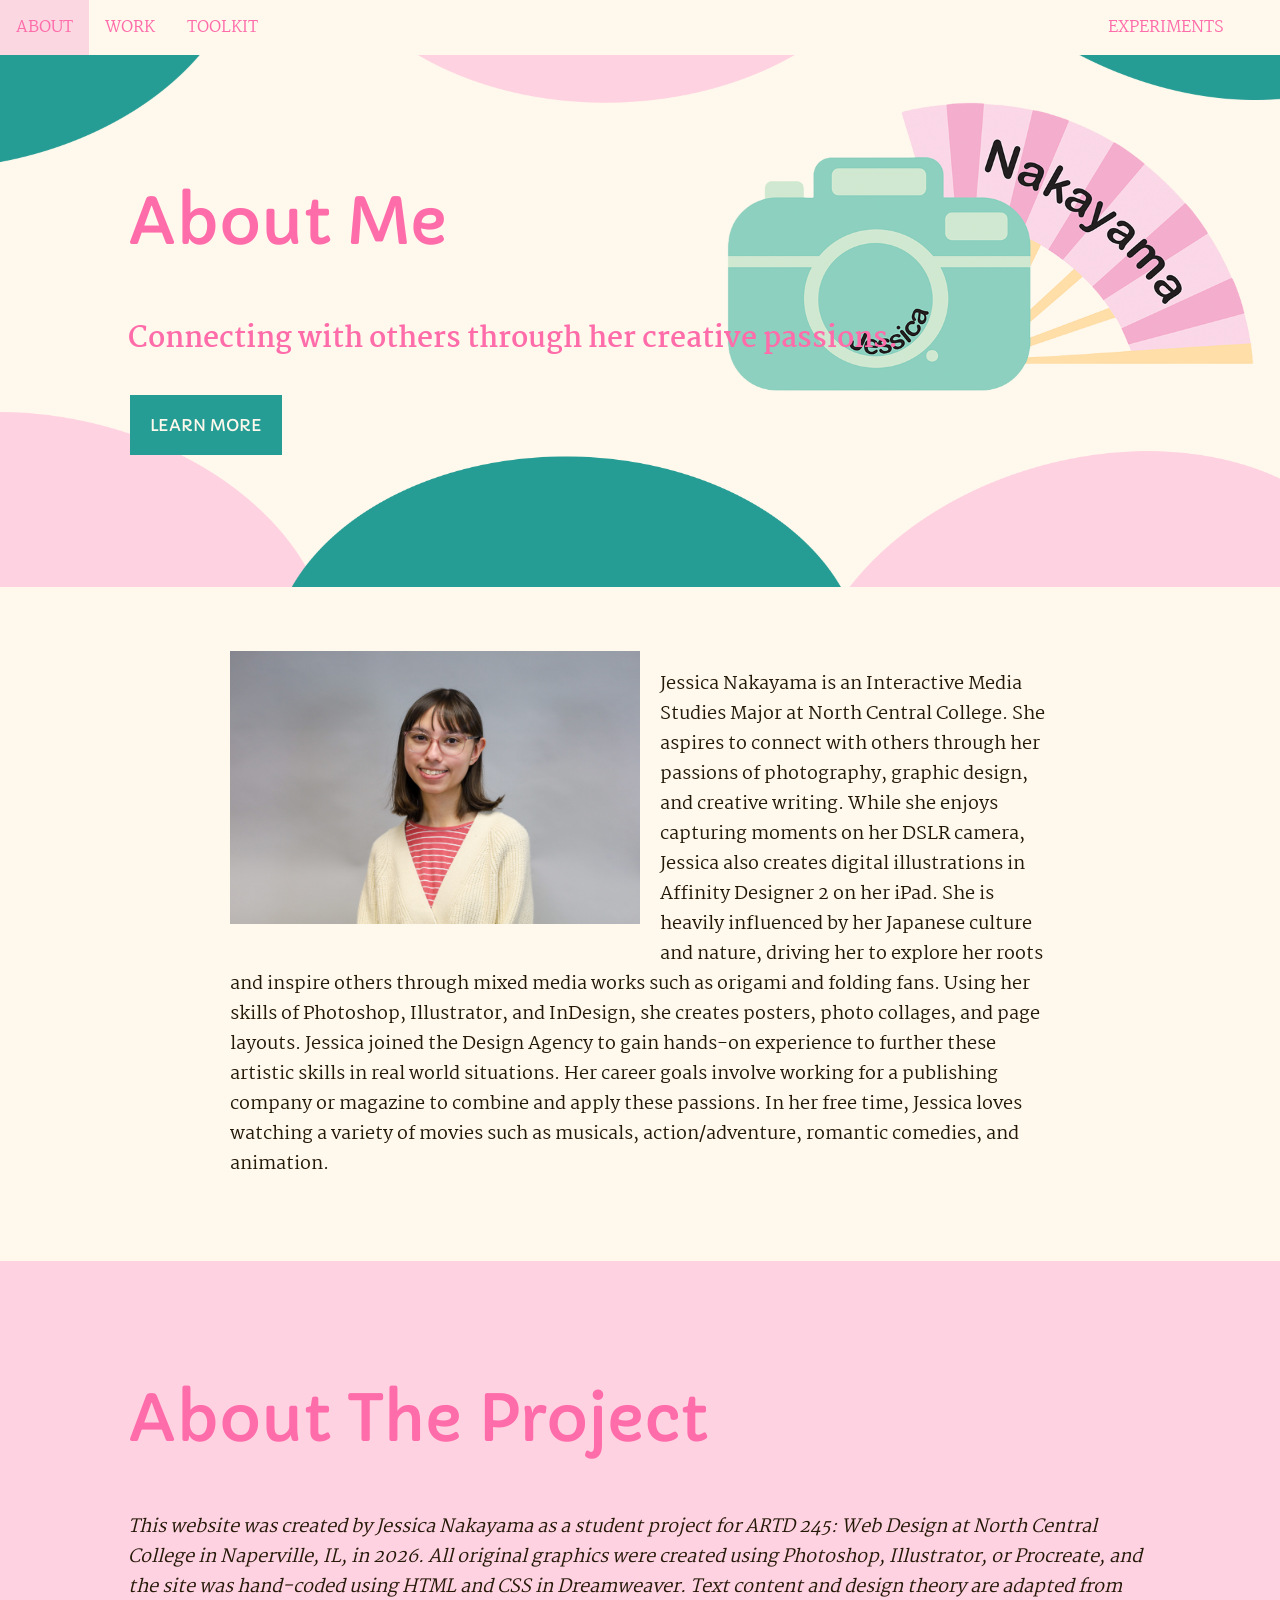
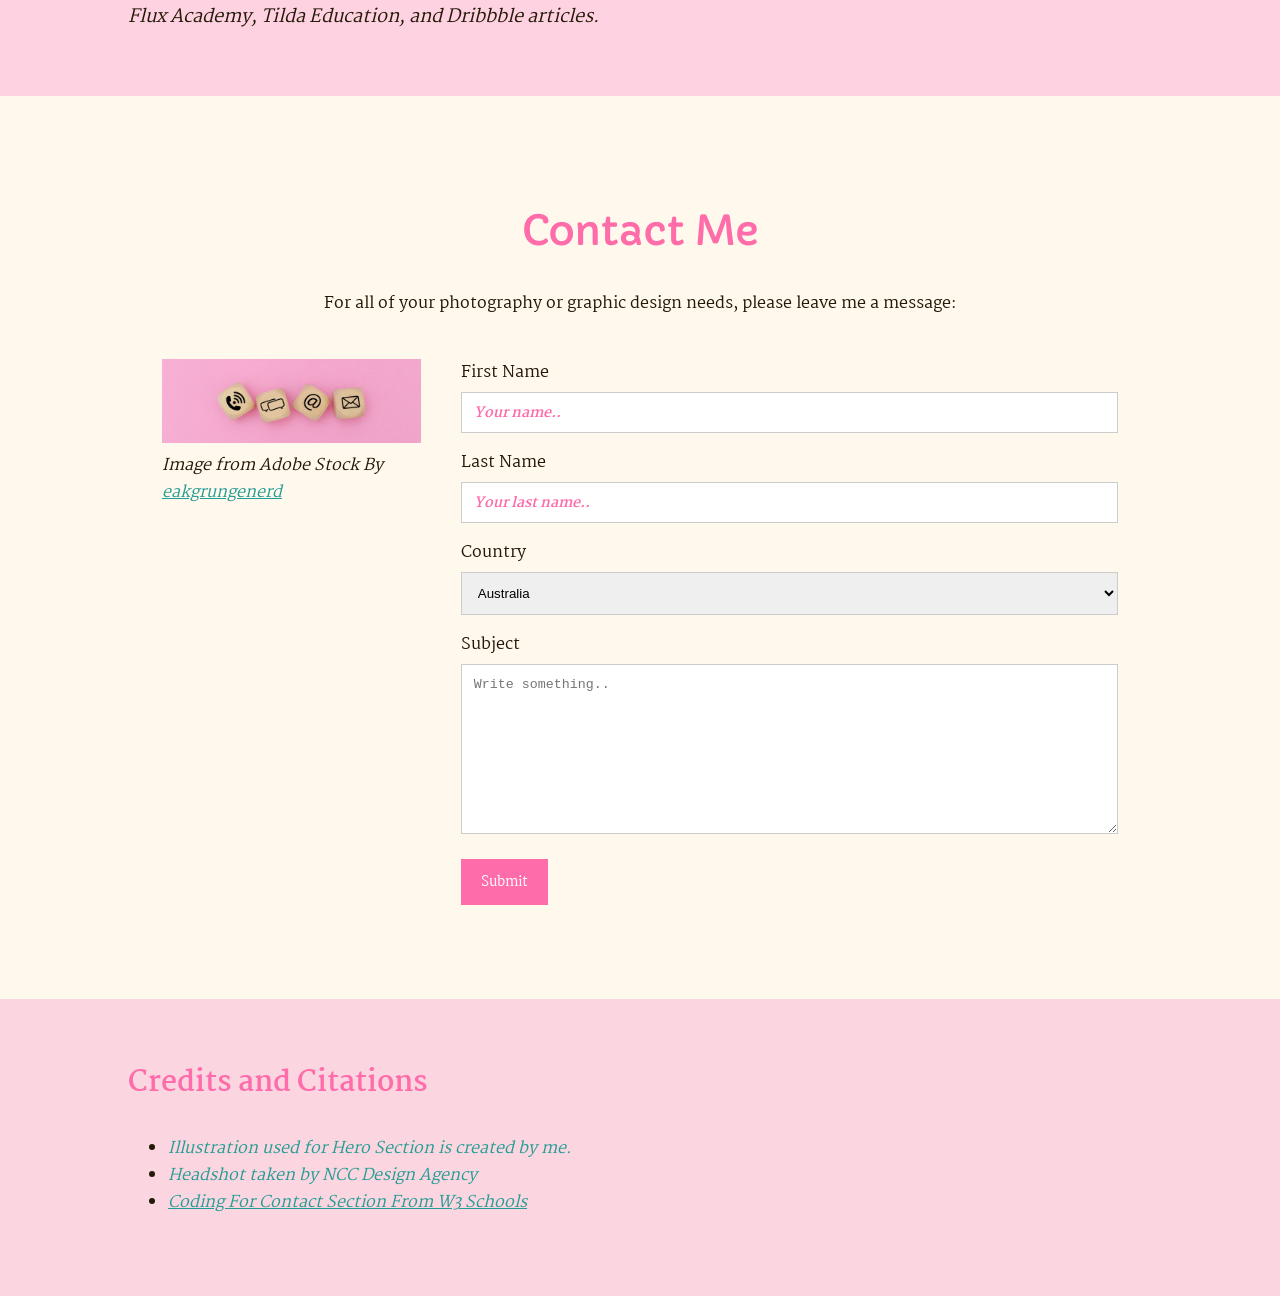
<file: index.html>
<!doctype html>
<html>
<head>
<meta charset="UTF-8">
<title>Biography</title>
	<link href="style.css" rel="stylesheet" type="text/css">
<link rel="preconnect" href="https://fonts.googleapis.com">
<link rel="preconnect" href="https://fonts.gstatic.com" crossorigin>
<link href="https://fonts.googleapis.com/css2?family=Capriola&display=swap" rel="stylesheet">
<link href="https://fonts.googleapis.com/css2?family=Martel:wght@200;300;400;600;700;800;900&display=swap" rel="stylesheet">
	
</head>

	<body>
			
			
<nav>
		<ul class="topnav">
	  <li><a class="active" href="index.html">ABOUT</a></li>
	  <li><a href="work.html">WORK</a></li>
	  <li><a href="toolkit.html">TOOLKIT</a></li>
	  <li class="right"><a href="experiments.html">EXPERIMENTS</a></li>
</ul>
	</nav>
		
	<section class="heroABOUT">
	<h1>About Me</h1>
	<h3> Connecting with others through her creative passions.</h3>
		<a href="https://www.linkedin.com/in/jessica-nakayama-02625b407" target="_blank">
		<button class="button">LEARN MORE</button>
		</a>
	</section>
		
	<section class="sectionAbout" style="background-color: #FFF9ED">
		<article style="overflow: auto">	
		<img class="leftImage" src="img/JessicaNakayama.jpg" width="50%" alt="Headshot of Jessica Nakayama"/>

			<p style="font-size: 18px">Jessica Nakayama is an Interactive Media Studies Major at North Central College. She aspires to connect with others through her passions of photography, graphic design, and creative writing. While she enjoys capturing moments on her DSLR camera, Jessica also creates digital illustrations in Affinity Designer 2 on her iPad. She is heavily influenced by her Japanese culture and nature, driving her to explore her roots and inspire others through mixed media works such as origami and folding fans. Using her skills of Photoshop, Illustrator, and InDesign, she creates posters, photo collages, and page layouts. Jessica joined the Design Agency to gain hands-on experience to further these artistic skills in real world situations. Her career goals involve working for a publishing company or magazine to combine and apply these passions. In her free time, Jessica loves watching a variety of movies such as musicals, action/adventure, romantic comedies, and animation.</p>
		</article>
		</section>
	
	<section class="sectionAbout" style="background-color: #FFD2E2; clear: both">
	<h1>About The Project</h1>
		<cite style="font-size: 18px">This website was created by Jessica Nakayama as a student project for ARTD 245: Web Design at North Central College in Naperville, IL, in 2026. All original graphics were created using Photoshop, Illustrator, or Procreate, and the site was hand-coded using HTML and CSS in Dreamweaver. Text content and design theory are adapted from Flux Academy, Tilda Education, and Dribbble articles.</cite>
	</section>
	
<section class="sectionAbout" style="background-color: #FFF9ED">
	<div class="container">
  <div style="text-align:center">
    <h2>Contact Me</h2>
    <p>For all of your photography or graphic design needs, please leave me a  message:</p>
  </div>
  <div class="row">
    <div class="columnLeft">
      <img src="img/ContactImage.jpeg" style="width:100%" alt="Contact Image"/>
		<cite>Image from Adobe Stock By <a href="">eakgrungenerd</a></cite>
    </div>
    <div class="columnRight">
      <form action="/index.html">
        <label for="fname">First Name</label>
        <input type="text" id="fname" name="firstname" placeholder="Your name..">
        <label for="lname">Last Name</label>
        <input type="text" id="lname" name="lastname" placeholder="Your last name..">
        <label for="country">Country</label>
        <select id="country" name="country">
          <option value="australia">Australia</option>
          <option value="canada">Canada</option>
          <option value="usa">USA</option>
        </select>
        <label for="subject">Subject</label>
        <textarea id="subject" name="subject" placeholder="Write something.." style="height:170px"></textarea>
        <input type="submit" value="Submit">
      </form>
    </div>
  </div>
</div>			
</section>
		
		<!--Referenced articles-->
	<footer style="background-color: #FBD6E1"> 
		<h3>Credits and Citations</h3>
		<ul>
			<li><cite><a>Illustration used for Hero Section is created by me.</a></cite></li>
			<li><cite><a>Headshot taken by NCC Design Agency</a></cite></li>
			<li><cite><a href="https://www.w3schools.com/howto/howto_css_contact_section.asp" target="_blank">Coding For Contact Section From W3 Schools</a></cite></li>
				
		</ul>
		</footer>
		
</body>
</html>
</file>
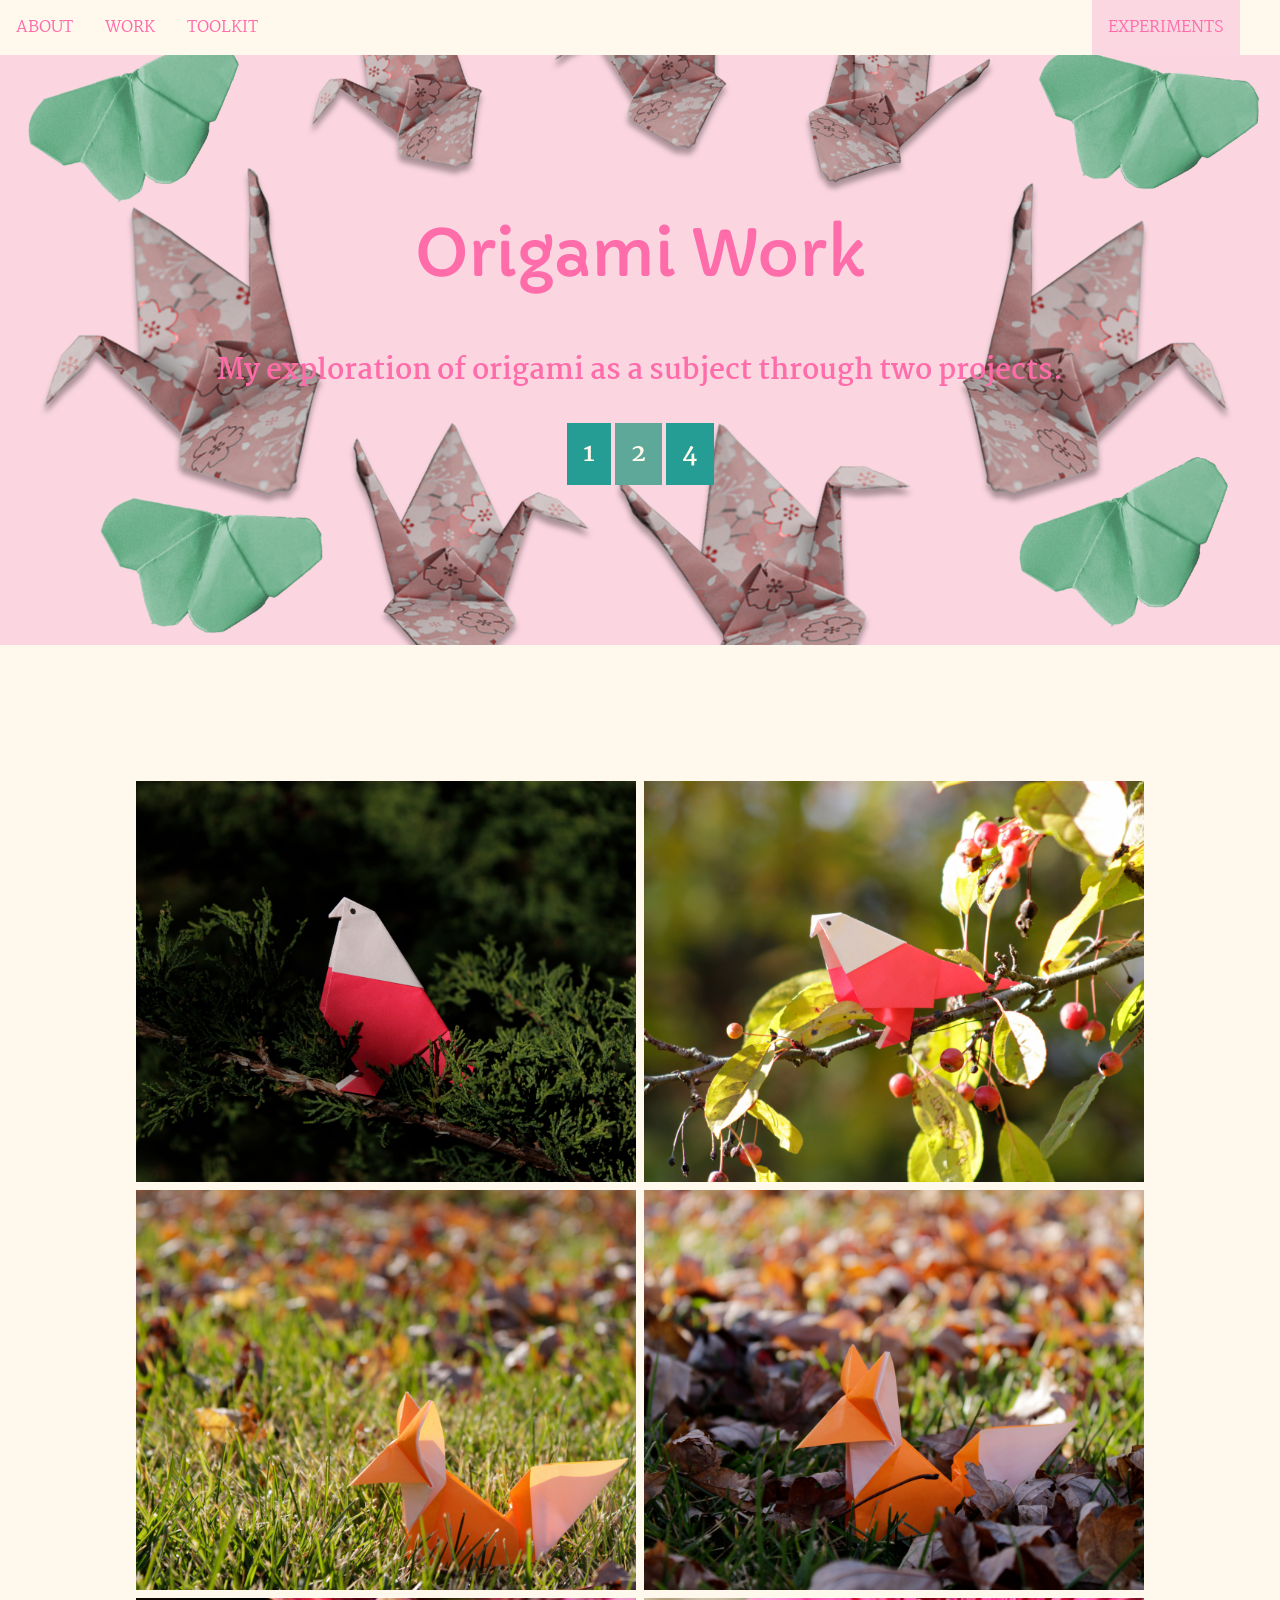
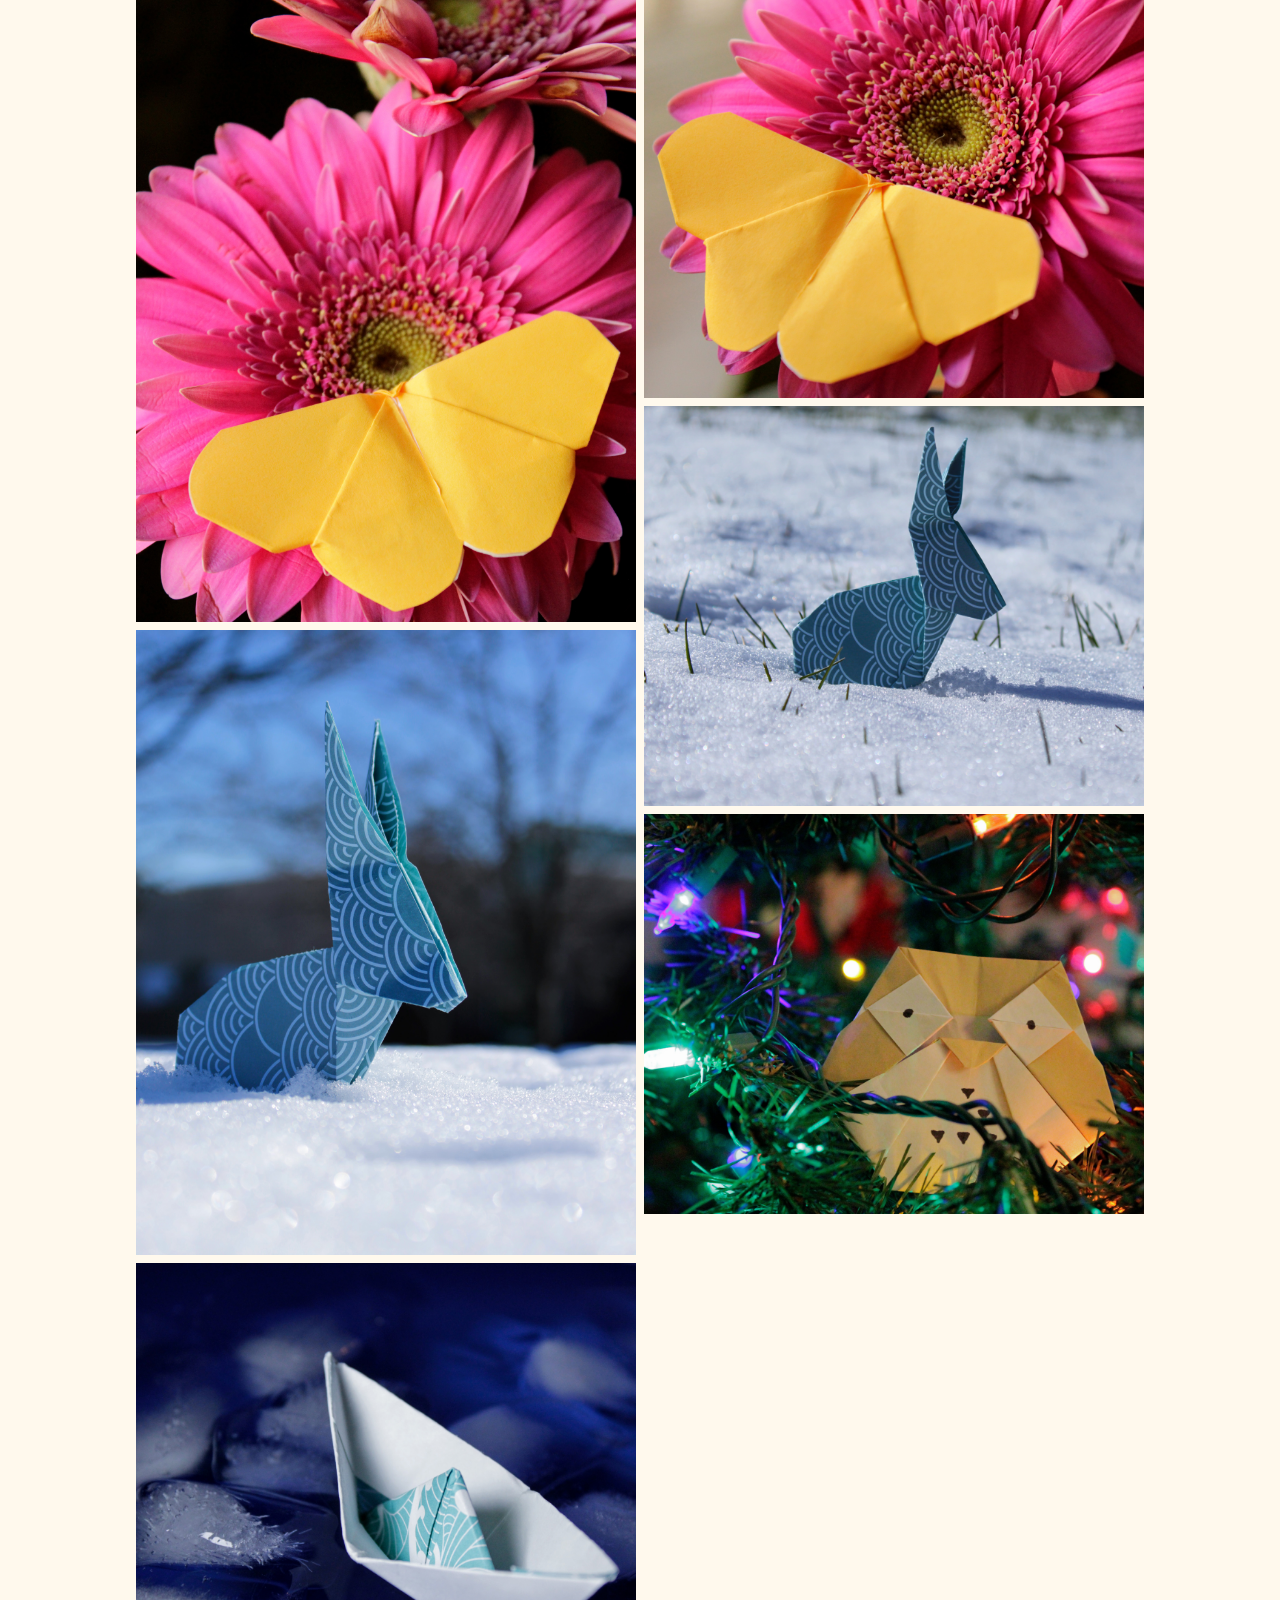
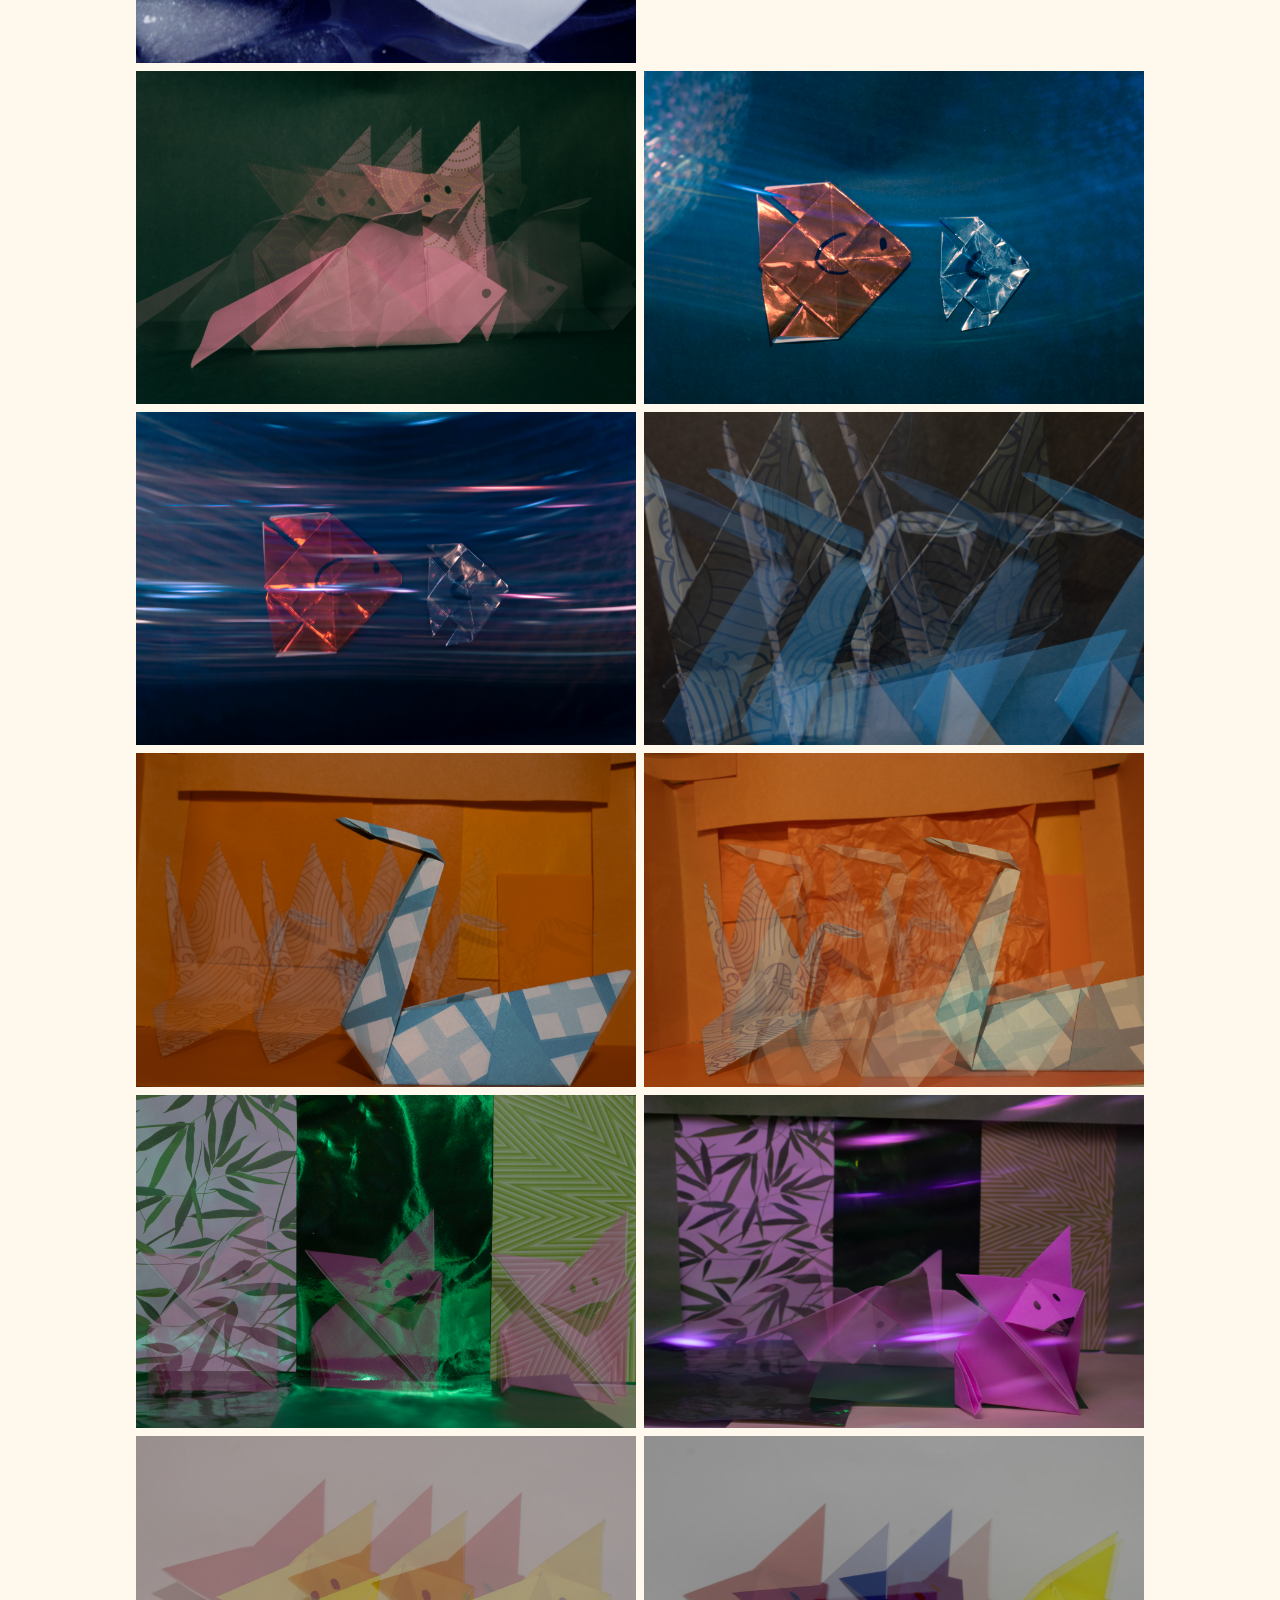
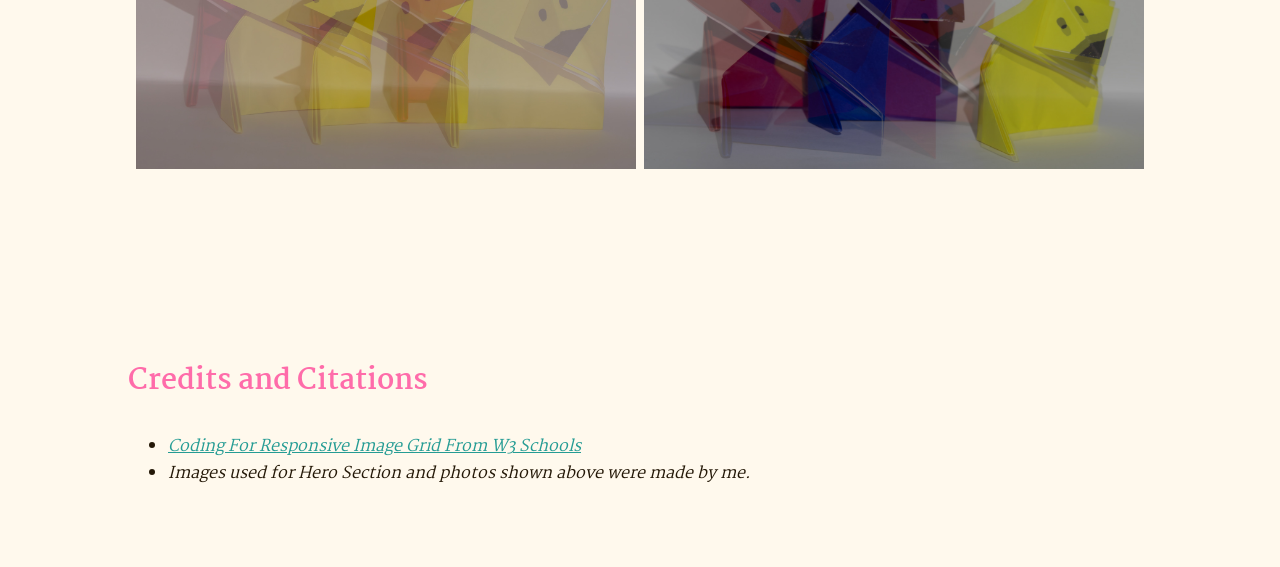
<file: experiments.html>
<!doctype html>
<html>
<head>
<meta charset="UTF-8">
<title>experiments</title>
	<link href="style.css" rel="stylesheet" type="text/css">
<link rel="preconnect" href="https://fonts.googleapis.com">
<link rel="preconnect" href="https://fonts.gstatic.com" crossorigin>
<link href="https://fonts.googleapis.com/css2?family=Capriola&display=swap" rel="stylesheet">
<link href="https://fonts.googleapis.com/css2?family=Martel:wght@200;300;400;600;700;800;900&display=swap" rel="stylesheet">
</head>


	<nav>
		<ul class="topnav">
	  <li><a href="index.html">ABOUT</a></li>
	  <li><a href="work.html">WORK</a></li>
	  <li><a href="toolkit.html">TOOLKIT</a></li>
	  <li class="right"><a class="active" href="experiments.html">EXPERIMENTS</a></li>
</ul>
	</nav>
<body>
	<!--Hero Section-->
	<section class="heroEXPERIMENTS">
		<div class="header" id="myHeader">
	<h1>Origami Work</h1>
  <h3>My exploration of origami as a subject through two projects.</h3>
  <button class="btn" onclick="one()">1</button>
  <button class="btn active" onclick="two()">2</button>
  <button class="btn" onclick="four()">4</button>
</div>
	</section>

<!-- Photo Grid -->
	<section style="background-color: #FFF9ED">
<div class="row"> 
  <div class="column">
    <img src="img/RedOrigamiBird-Web.jpg" alt="Red origami bird sitting on a branch" style="width:100%">
    <img src="img/OrangeOrigamiFox-Web.jpg" alt="Orange origami fox sitting in the grass with orange leave in the background" style="width:100%">
    <img src="img/YellowOrigamiButterfly-Web.jpg" alt="Yellow origami butterfly sitting on a pink gerber daisy" style="width:100%">
    <img src="img/BlueOrigamiBunny-Web.jpg" alt="Blue origami bunny sitting in the snow" style="width:100%">
    <img src="img/BlueOrigamiBoat-Web.jpg" alt="Blue origami boat sitting in the water surrounded by ice" style="width:100%">
  </div>
  <div class="column">
    <img src="img/RedOrigamiBird1-Web.jpg" alt="Red origami bird sitting on branch with leaves and berries on it" style="width:100%">
    <img src="img/OrangeOrigamiFox1-Web.jpg" alt="Orange origami fox surrounded by orange leaves" style="width:100%">
    <img src="img/YellowOrigamiButterfly1-Web.jpg" alt="Yellow origami butterfly on gerber daisy" style="width:100%">
    <img src="img/BlueOrigamiBunny1-Web.jpg" alt="Blue origami bunny sitting in snow surounding by grass" style="width:100%">
    <img src="img/OrigamiOwl-Web.jpg" alt="Origami owl sitting in a Christmas tree" style="width:100%">
  </div>  
  <div class="column">
    <img src="img/Nakayama-Final-1-Web.jpg" alt="Pink origami fox and bird as a double exposure" style="width:100%">
    <img src="img/Nakayama-Final-2-Web.jpg" alt="Origami fish surrounded by light" style="width:100%">
    <img src="img/Nakayama-Final-3-Web.jpg" alt="Orgami blue crane and swan by orange background, double exposure photo" style="width:100%">
    <img src="img/Nakayama-Final-4-Web.jpg" alt="Pink origami fox doubled exposed with green background" style="width:100%">
    <img src="img/Nakayama-Final-5-Web.jpg" alt="Red and yellow origami fox, double exposed" style="width:100%">
  </div>
  <div class="column">
    <img src="img/FishOrigamiExposure-Web.jpg" alt="Orange and silver origami fish surrounded by light" style="width:100%">
    <img src="img/BlueOrigamiExposure-Web.jpg" alt="Blue origami crane and swan, double exposed photo" style="width:100%">
    <img src="img/BlueOrangeOrigamiExposure-Web.jpg" alt="Blue and orange doubled exposed photo of origami crane and swan" style="width:100%">
    <img src="img/PinkGreenOrigamiExposure-Web.jpg" alt="Pink origami fox and bird double exposed with green background" style="width:100%">
    <img src="img/PrimaryColoredOrigamiFox-Web.jpg" alt="Red, blue, and yellow double exposed origami fox" style="width:100%">
  </div>
</div>

<script>
// Get the elements with class="column"
var elements = document.getElementsByClassName("column");

// Declare a loop variable
var i;

// Full-width images
function one() {
    for (i = 0; i < elements.length; i++) {
    elements[i].style.msFlex = "100%";  // IE10
    elements[i].style.flex = "100%";
  }
}

// Two images side by side
function two() {
  for (i = 0; i < elements.length; i++) {
    elements[i].style.msFlex = "50%";  // IE10
    elements[i].style.flex = "50%";
  }
}

// Four images side by side
function four() {
  for (i = 0; i < elements.length; i++) {
    elements[i].style.msFlex = "25%";  // IE10
    elements[i].style.flex = "25%";
  }
}

// Add active class to the current button (highlight it)
var header = document.getElementById("myHeader");
var btns = header.getElementsByClassName("btn");
for (var i = 0; i < btns.length; i++) {
  btns[i].addEventListener("click", function() {
    var current = document.getElementsByClassName("active");
    current[0].className = current[0].className.replace(" active", "");
    this.className += " active";
  });
}
</script>
</section>
	<!--Referenced articles-->
	<footer> 
		<h3 id="creditssection">Credits and Citations</h3>
		<ul>
			<li><cite><a href="https://www.w3schools.com/howto/howto_css_image_grid_responsive.asp" target="_blank">Coding For Responsive Image Grid From W3 Schools</a></cite></li>
			<li><cite>Images used for Hero Section and photos shown above were made by me. </cite></li>
		</ul>
		</footer>	

</body>
</html>
</file>
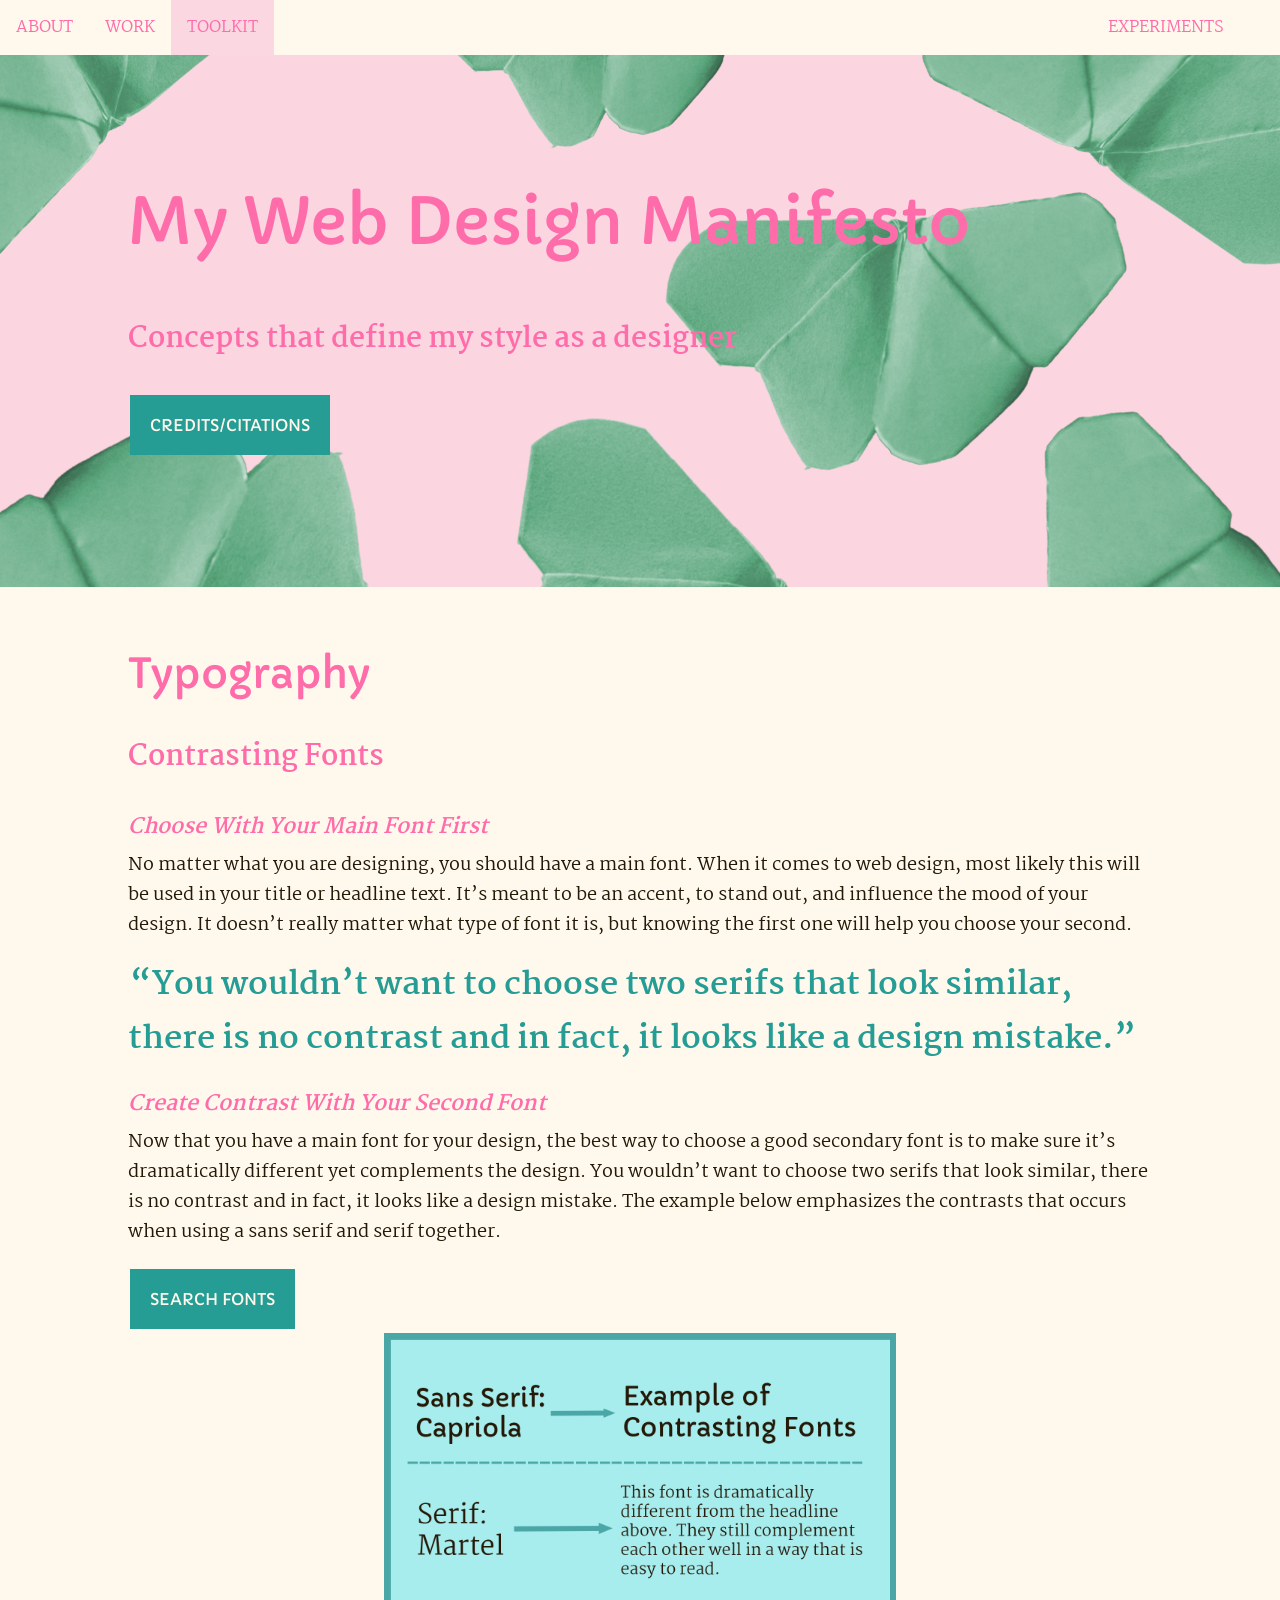
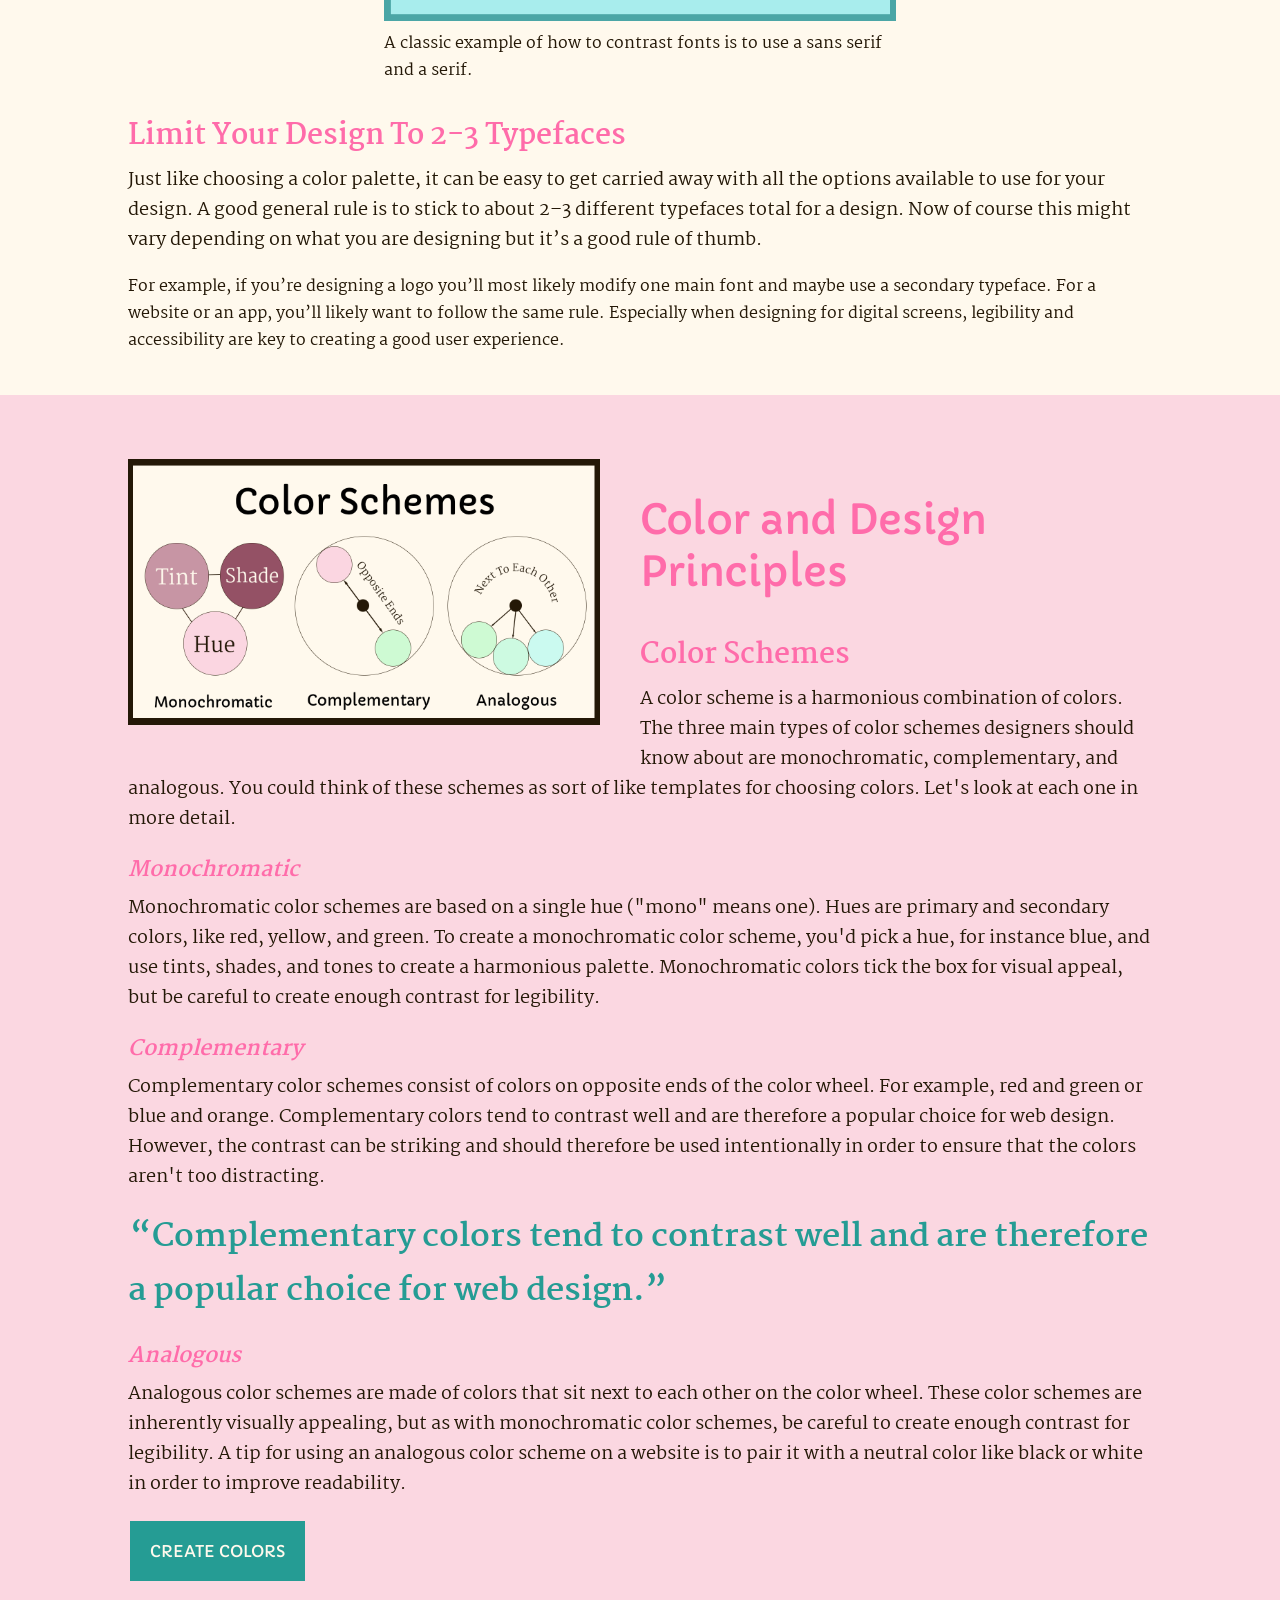
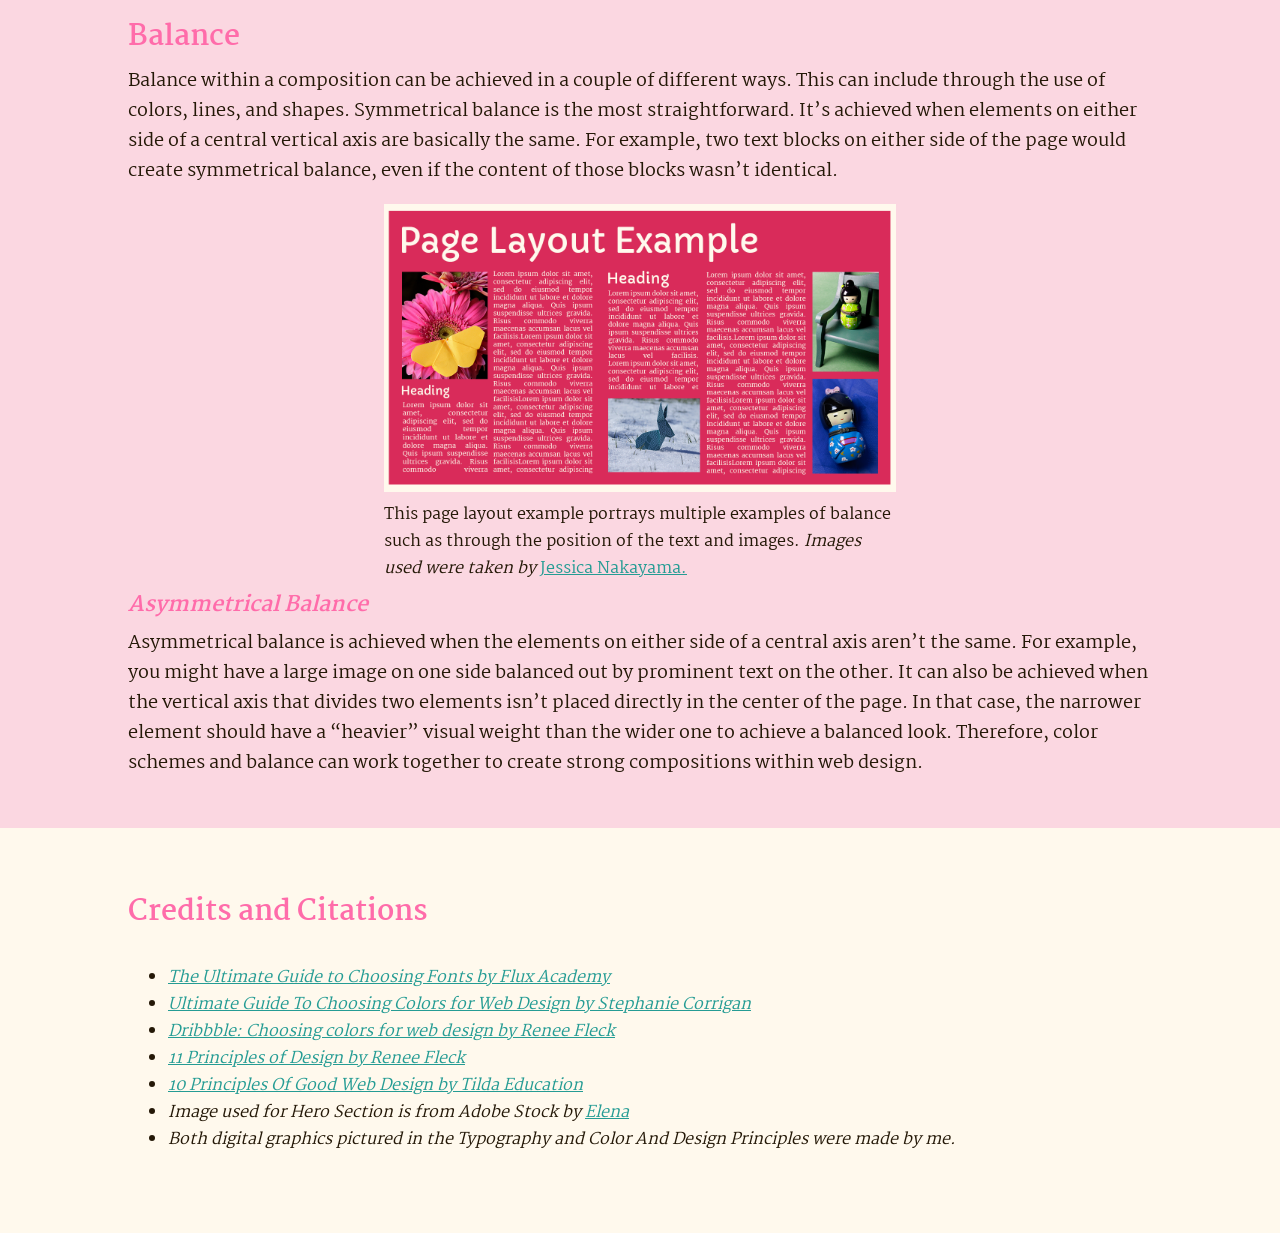
<file: toolkit.html>
<!doctype html>
<html>
<link rel="preconnect" href="https://fonts.googleapis.com">
<link rel="preconnect" href="https://fonts.gstatic.com" crossorigin>
<link href="https://fonts.googleapis.com/css2?family=Martel:wght@200;300;400;600;700;800;900&display=swap" rel="stylesheet">
	<head>
<meta charset="UTF-8">
<title>My Web Design Manifesto</title>
<link href="style.css" rel="stylesheet" type="text/css">
<link rel="preconnect" href="https://fonts.googleapis.com">
<link rel="preconnect" href="https://fonts.gstatic.com" crossorigin>
<link href="https://fonts.googleapis.com/css2?family=Capriola&display=swap" rel="stylesheet">
	</head>

<body>
	<ul class="topnav">
	  <li><a href="index.html">ABOUT</a></li>
	  <li><a href="work.html">WORK</a></li>
	  <li><a class="active" href="toolkit.html">TOOLKIT</a></li>
	  <li class="right"><a href="experiments.html">EXPERIMENTS</a></li>
</ul>
	<!--Hero Section-->
	<section class="hero">
	<h1>My Web Design Manifesto</h1>
	<h3>Concepts that define my style as a designer</h3>
		<a href="#creditssection"><button class="button">CREDITS/CITATIONS</button></a>
	</section>
	<!--Typography Section-->
	<section class="sectionTypography"> 
	<h2>Typography</h2>
	<h3>Contrasting Fonts</h3>
	<h4 class="Subheadings">Choose With Your Main Font First</h4>
		<p class="margintop" style="font-size: 18px">No matter what you are designing, you should have a main font. When it comes to web design, most likely this will be used in your title or headline text. It’s meant to be an accent, to stand out, and influence the mood of your design. It doesn’t really matter what type of font it is, but knowing the first one will help you choose your second.</p>
		<q>You wouldn’t want to choose two serifs that look similar, there is no contrast and in fact, it looks like a design mistake.</q>
		<div class="paddingtop">
		<h4 class="Subheadings">Create Contrast With Your Second Font</h4>
			</div>
<p class="margintop" style="font-size: 18px">Now that you have a main font for your design, the best way to choose a good secondary font is to make sure it’s dramatically different yet complements the design. You wouldn’t want to choose two serifs that look similar, there is no contrast and in fact, it looks like a design mistake. The example below emphasizes the contrasts that occurs when using a sans serif and serif together.</p>
		<a href="https://fonts.google.com" target="_blank">
		<button class="button">SEARCH FONTS</button>
		</a>
<div class="imageCenter" > 
<div class="imageContainer">
	<img src="img/TypeContrast.png" alt="image showing an example of contrasting fonts" width="50%" />
    <figcaption>A classic example of how to contrast fonts is to use a sans serif and a serif.</figcaption>
</div>
</div>
	<h3 class="marginbottom">Limit Your Design To 2-3 Typefaces</h3>
		<p class="margintop" style="font-size: 18px">Just like choosing a color palette, it can be easy to get carried away with all the options available to use for your design. A good general rule is to stick to about 2–3 different typefaces total for a design. Now of course this might vary depending on what you are designing but it’s a good rule of thumb.</p>
		<p>For example, if you’re designing a logo you’ll most likely modify one main font and maybe use a secondary typeface. For a website or an app, you’ll likely want to follow the same rule. Especially when designing for digital screens, legibility and accessibility are key to creating a good user experience.</p>
		
	<a href= "https://stock.adobe.com/search/free?filters%5Bcontent_type%3Aphoto%5D=1&filters%5Bcontent_type%3Aillustration%5D=1&filters%5Bcontent_type%3Azip_vector%5D=1&filters%5Binclude_stock_enterprise%5D=1&filters%5Bcontent_type%3Aimage%5D=1&filters%5Bfree_collection%5D=1&filters%5Border%5D=relevance&order=relevance&limit=100&search_type=usertyped&search_page=1&acp=&aco=typography+rules&k=typography+rules&get_facets=1&asset_id=512911921"> </a> 
	   </section>
	<!--Color and Design Principles Section-->
	<section class="sectionColor">
		<img class="left" src="img/BalancedColorSchemes.png" alt="image explaining showing color schemes." width="50%"/>
<h2> Color and Design Principles</h2>
		<h3 class="marginbottom">Color Schemes</h3>
		<p class="margintop" style="font-size: 18px">A color scheme is a harmonious combination of colors. The three main types of color schemes designers should know about are monochromatic, complementary, and analogous. You could think of these schemes as sort of like templates for choosing colors. Let's look at each one in more detail.</p>
<h4 class="Subheadings">Monochromatic</h4>
				<p class="margintop" style="font-size: 18px">Monochromatic color schemes are based on a single hue ("mono" means one). Hues are primary and secondary colors, like red, yellow, and green. To create a monochromatic color scheme, you'd pick a hue, for instance blue, and use tints, shades, and tones to create a harmonious palette. Monochromatic colors tick the box for visual appeal, but be careful to create enough contrast for legibility.</p>
		<div class="padding">
			<h4 class="Subheadings">Complementary</h4>
			</div>
				<p class="margintop" style="font-size: 18px">Complementary color schemes consist of colors on opposite ends of the color wheel. For example, red and green or blue and orange. Complementary colors tend to contrast well and are therefore a popular choice for web design. However, the contrast can be striking and should therefore be used intentionally in order to ensure that the colors aren't too distracting.</p>
			<q>Complementary colors tend to contrast well and are therefore a popular choice for web design.</q>
		<div class="paddingtop">
			<h4 class="Subheadings">Analogous</h4>
			</div>
				<p class="margintop" style="font-size: 18px">Analogous color schemes are made of colors that sit next to each other on the color wheel. These color schemes are inherently visually appealing, but as with monochromatic color schemes, be careful to create enough contrast for legibility. A tip for using an analogous color scheme on a website is to pair it with a neutral color like black or white in order to improve readability.</p>
			<a href="https://color.adobe.com/create/color-wheel" target="_blank">
		<button class="button">CREATE COLORS</button>
		</a>
	<h3 class="marginbottom">Balance</h3>
		<p class="margintop" style="font-size: 18px">Balance within a composition can be achieved in a couple of different ways. This can include through the use of colors, lines, and shapes. Symmetrical balance is the most straightforward. It’s achieved when elements on either side of a central vertical axis are basically the same. For example, two text blocks on either side of the page would create symmetrical balance, even if the content of those blocks wasn’t identical.</p>
				<div class="imageCenter" > 
<div class="imageContainer">
	<img src="img/BalancePageLayoutExample.png" alt="image showing an example of balance in a page layout example" width="50%" />
    <figcaption>This page layout example portrays multiple examples of balance such as through the position of the text and images. <cite>Images used were taken by </cite><a href="https://www.linkedin.com/in/jessica-nakayama-02625b407?utm_source=share_via&utm_content=profile&utm_medium=member_ios" target="_blank">Jessica Nakayama.</a></figcaption>
</div>
</div>
		<div class="margintop">
			<h4 class="Subheadings">Asymmetrical Balance</h4>
			</div>
				<p class="margintop" style="font-size: 18px">Asymmetrical balance is achieved when the elements on either side of a central axis aren’t the same. For example, you might have a large image on one side balanced out by prominent text on the other. It can also be achieved when the vertical axis that divides two elements isn’t placed directly in the center of the page. In that case, the narrower element should have a “heavier” visual weight than the wider one to achieve a balanced look. Therefore, color schemes and balance can work together to create strong compositions within web design.</p>

	</section>
	
	<!--Referenced articles-->
	<footer> 
		<h3 id="creditssection">Credits and Citations</h3>
		<ul>
			<li><cite><a href="https://www.flux-academy.com/blog/the-ultimate-guide-to-choosing-fonts" target="_blank">The Ultimate Guide to Choosing Fonts by Flux Academy</a></cite></li>
			<li><cite><a href="https://www.flux-academy.com/blog/ultimate-guide-to-choosing-colors-for-web-design" target="_blank">Ultimate Guide To Choosing Colors for Web Design by Stephanie Corrigan</a></cite></li>
			<li><cite><a href="https://dribbble.com/stories/2018/12/19/choosing-colors-for-web-design-a-practical-ui-color-application-guide" target="_blank">Dribbble: Choosing colors for web design by Renee Fleck</a></cite></li>
			<li><cite><a href="https://dribbble.com/resources/education/principles-of-design" target="_blank">11 Principles of Design by Renee Fleck</a></cite></li>
			<li><cite><a href="https://tilda.education/en/web-design-principles" target="_blank">10 Principles Of Good Web Design by Tilda Education</a></cite></li>
			<li><cite>Image used for Hero Section is from Adobe Stock by <a href="https://stock.adobe.com/search/free?k=blurred%20seascape%20harmony&search_type=default-asset-click&asset_id=421458129" target="_blank">Elena</a></cite></li>
			<li><cite>Both digital graphics pictured in the Typography and Color And Design Principles were made by me.</cite></li>
		</ul>
		</footer>
</body>
</html>
</file>
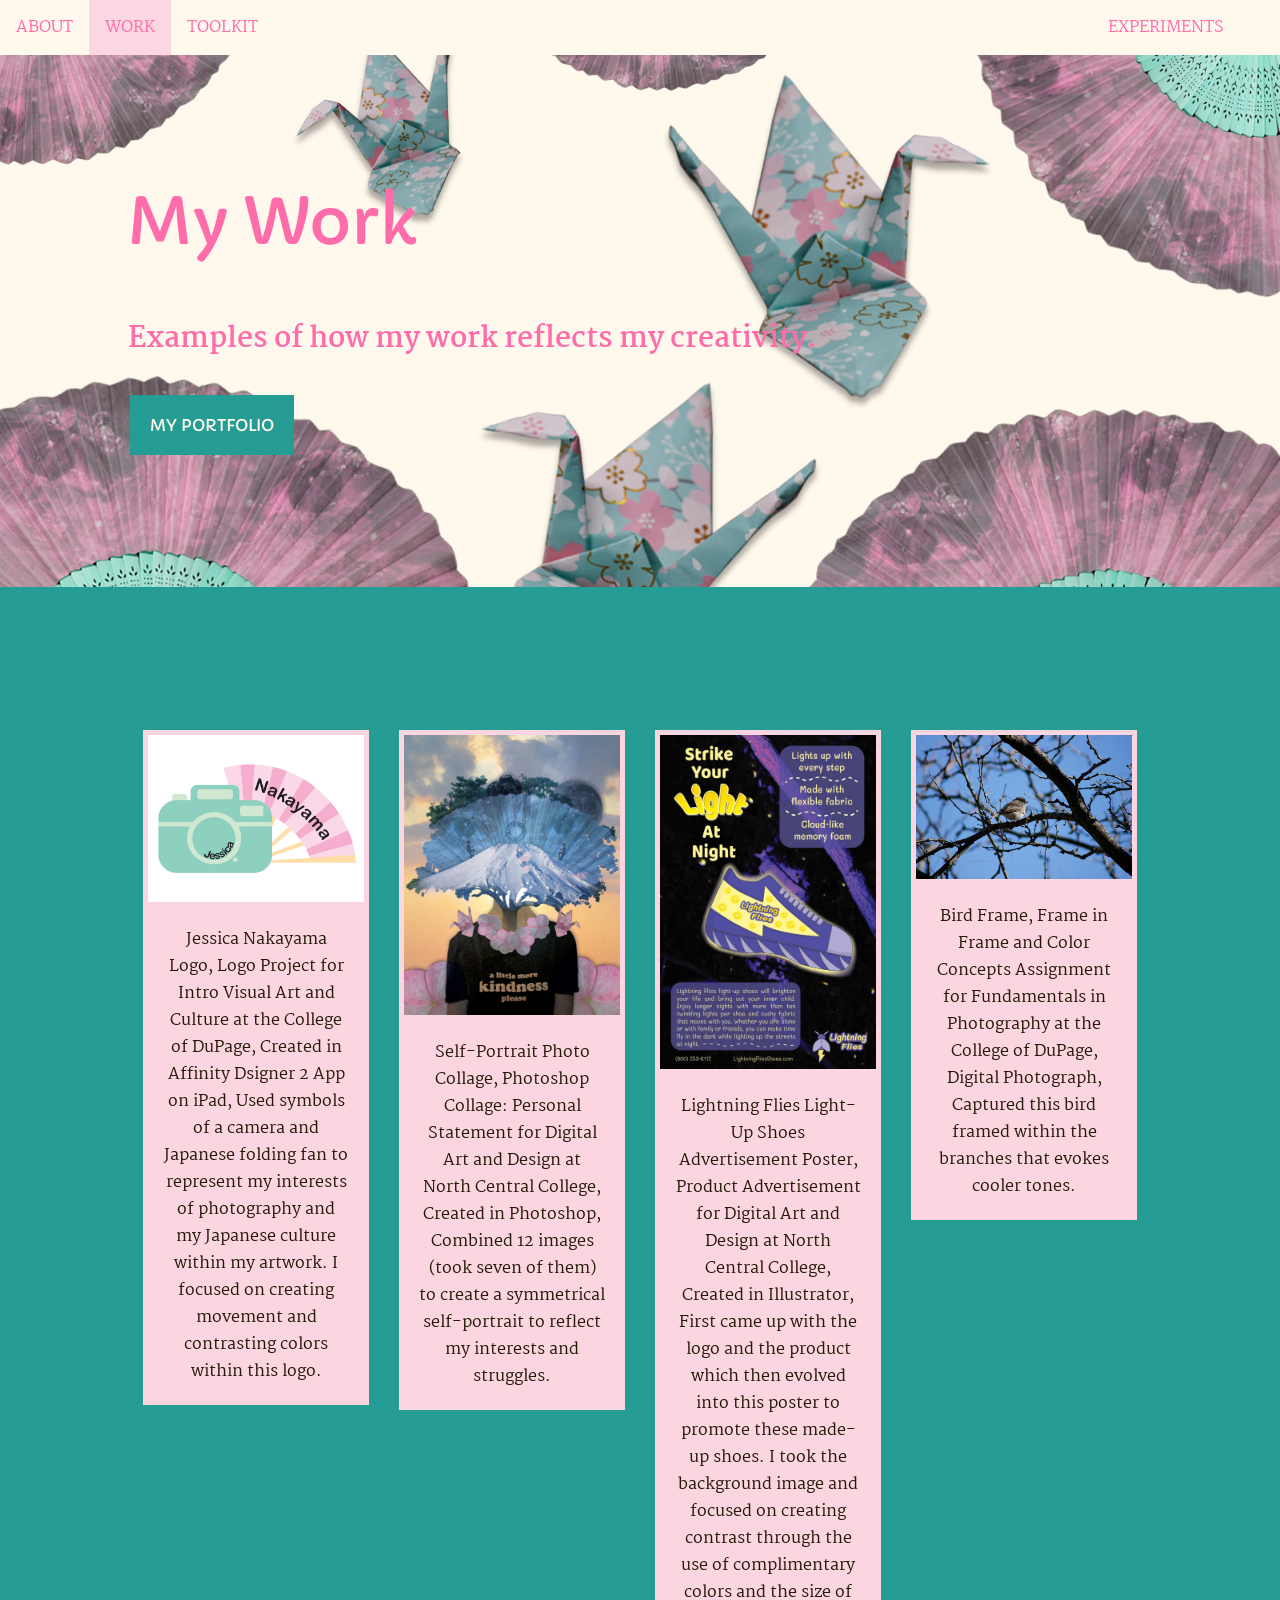
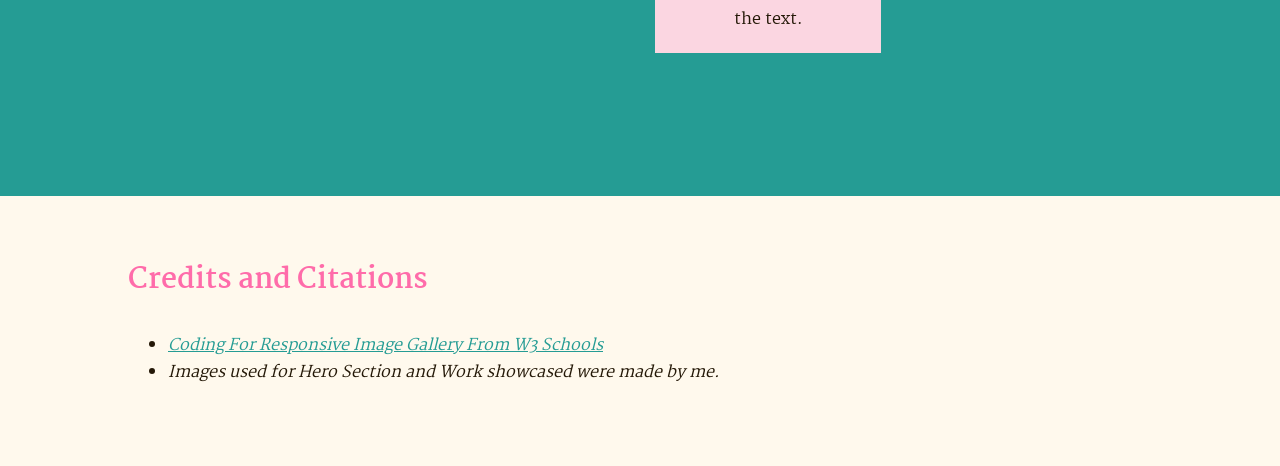
<file: work.html>
<!doctype html>
<html>
<head>
<meta charset="UTF-8">
<title>Work</title>
	<link href="style.css" rel="stylesheet" type="text/css">
<link rel="preconnect" href="https://fonts.googleapis.com">
<link rel="preconnect" href="https://fonts.gstatic.com" crossorigin>
<link href="https://fonts.googleapis.com/css2?family=Capriola&display=swap" rel="stylesheet">
<link href="https://fonts.googleapis.com/css2?family=Martel:wght@200;300;400;600;700;800;900&display=swap" rel="stylesheet">
	
</head>
<nav>
		<ul class="topnav">
	  <li><a href="index.html">ABOUT</a></li>
	  <li><a class="active" href="work.html">WORK</a></li>
	  <li><a href="toolkit.html">TOOLKIT</a></li>
	  <li class="right"><a href="experiments.html">EXPERIMENTS</a></li>
</ul>
	</nav>
<body>
		<section class="heroWORK">
	<h1>My Work</h1>
	<h3>Examples of how my work reflects my creativity. </h3>
		<a href="https://www.canva.com/design/DAHClOUGlgI/anZAO3c8jV_TxFrsYIPdWw/view?utm_content=DAHClOUGlgI&utm_campaign=designshare&utm_medium=link2&utm_source=uniquelinks&utlId=hb35c9b7388" target="_blank"><button class="button">MY PORTFOLIO</button></a>
	</section>
	
	<section style="background-color: #259C94">
	<div class="responsive">
  <div class="gallery">
    <a target="_blank" href="img/Jessica-Nakayama-Logo-Web.jpg">
      <img src="img/Jessica-Nakayama-Logo-Web.jpg" alt="Digital illustration of green camera and pink folding fan with Jessica Nakayama written on them." width="600" height="400">
    </a>
    <div class="desc"> Jessica Nakayama Logo, Logo Project for Intro Visual Art and Culture at the College of DuPage, Created in Affinity Dsigner 2 App on iPad, Used symbols of a camera and Japanese folding fan to represent my interests of photography and my Japanese culture within my artwork. I focused on creating movement and contrasting colors within this logo. </div>
  </div>
</div>


<div class="responsive">
  <div class="gallery">
    <a target="_blank" href="img/ARTD140-Assignment-1-Collage---Nakayama-copy-Web.jpg">
      <img src="img/ARTD140-Assignment-1-Collage---Nakayama-copy-Web.jpg" alt="Self-portrait photo collage" width="600" height="400">
    </a>
    <div class="desc">Self-Portrait Photo Collage, Photoshop Collage: Personal Statement for Digital Art and Design at North Central College, Created in Photoshop, Combined 12 images (took seven of them) to create a symmetrical self-portrait to reflect my interests and struggles.</div>
  </div>
</div>

<div class="responsive">
  <div class="gallery">
    <a target="_blank" href="img/Poster---Product-Advertisement-Web.jpg">
      <img src="img/Poster---Product-Advertisement-Web.jpg" alt="Light-up shoe product advertisement poster" width="400" height="600">
    </a>
    <div class="desc">Lightning Flies Light-Up Shoes Advertisement Poster, Product Advertisement for Digital Art and Design at North Central College, Created in Illustrator, First came up with the logo and the product which then evolved into this poster to promote these made-up shoes. I took the background image and focused on creating contrast through the use of complimentary colors and the size of the text. </div>
  </div>
</div>

<div class="responsive">
  <div class="gallery">
    <a target="_blank" href="img/BirdBranch-Web.jpg">
      <img src="img/BirdBranch-Web.jpg" alt="Bird sitting on a branch framed by other branches" width="600" height="400" >
    </a>
    <div class="desc"> Bird Frame, Frame in Frame and Color Concepts Assignment for Fundamentals in Photography at the College of DuPage, Digital Photograph, Captured this bird framed within the branches that evokes cooler tones. </div>
  </div>
</div>

<div class="clearfix"></div>
	</section>
	
	<!--Referenced articles-->
	<footer> 
		<h3>Credits and Citations</h3>
		<ul>
			<li><cite><a href="https://www.w3schools.com/howto/howto_css_image_gallery.asp" target="_blank">Coding For Responsive Image Gallery From W3 Schools</a></cite></li>
			<li><cite>Images used for Hero Section and Work showcased were made by me. </cite></li>
		</ul>
		</footer>
	
</body>
</html>
</file>
<file: style.css>
@charset "UTF-8";
body {
  font-family: "Martel", serif;
  font-weight: 400;
  font-style: normal;
  color: #241807;
  margin: 0;
}

body {
  font-family: "Martel", serif;
  font-weight: 400;
  font-style: normal;
  color: #241807;
  margin: 0;
}

header {
	margin-top: 100px;
}
h1 {
    font-family: "Capriola", sans-serif;
    font-weight: 450;
    font-style: normal;
    color: #FF6CAA;
    font-size: 64px;
}

h2 {
  font-family: "Capriola", sans-serif;
  font-weight: 450;
  font-style: normal;
  font-size: 41px;
  color: #FF6CAA;
}

h3 {
    font-family: "Martel", serif;
    font-weight: 700;
    font-style: normal;
    font-size: 28px;
    color: #FF6CAA;
}

.flexcontainer {
	display:flex;
	background-color: cadetblue;
	flex-direction: row;
	justify-content: space-between;
	text-align: center
}

.flexcontainer div {
	padding: 100px;
	color: white;
}

article{
	padding-left: 10%;
	padding-right: 10%;
}
.leftImage {
	float: left;
	margin-right: 20px;
	margin-bottom: 20px;
}

q{
  font-family: "Martel", serif;
  font-weight: 700;
  font-size: 32px;
  font-style:normal;
  color: #259C94;
  margin: 2px;
}

.padding{
	padding-right:50%;
	
}

.paddingtop {
	padding-top: 20px
}

.marginbottom{
	margin-bottom: 0px
}

.margintop{
	margin-top: 5px
}

.Subheadings{
  font-family: "Martel", serif;
  font-weight: 645;
  font-size: 21px;
  color: #FF6CAA;
 margin: auto;
font-style: italic;
	
}

section {
	padding: 10%;
}

/*background color for section*/
.sectionBG {
	background-color: #FBD6E1;
	overflow: auto;
}

.sectionTypography {
	background-color: #FFF9ED;
	padding-top: 2%;
	padding-bottom: 2%
}

.sectionColor {
	background-color: #FBD7E1;
	padding-top: 5%;
	padding-bottom: 2.5%
}

.sectionAbout {
	padding-top: 5%;
	padding-bottom: 5%
}

.sectionWork {
	padding-top: 2%;
	padding-bottom: 2%
}

footer {
	padding: 10%;
	background-color: #FFF9ED;
	padding-top: 2.5%;
	padding-bottom: 5%
}

a {
	color:#259C94
}

a:hover {
	color: #5EA899;
}

.button {
  background-color: #259C94;
  border: none;
  color: #FFF9ED;
  padding: 20px;
  text-align: center;
  text-decoration: none;
  display: inline-block;
  font-size: 16px;
  margin: 4px 2px;
  cursor: pointer;
  boarder-radius: 5px;
  font-family: "Capriola", sans-serif; 
}

.button:hover {
	background-color: #5EA899
}

.center {
	display: flex;
	justify-content: center;
}

.left { 
	float: left;
	padding-right: 40px;
	padding-bottom: 30px;
}

.right { 
	float: right;
	padding-right: 40px;
}

.hero {
	background-image:url("img/TOOLKITHeroSection.png");
	background-repeat: no-repeat;
	background-size: cover;
}

.heroABOUT {
	background-image:url("img/ABOUTHeroSection.png");
	background-repeat: no-repeat;
	background-size: cover;
}

.heroWORK {
	background-image:url("img/WORKHeroSection.png");
	background-repeat: no-repeat;
	background-size: cover;
}

.heroEXPERIMENTS {
	background-image:url("img/EXPERIMENTSHeroSection.png");
	background-repeat: no-repeat;
	background-size: cover;
}

.imageCenter {
	width: 50%;              /* The element MUST have a defined width */
  margin: 0 auto;          /* Automatically splits left and right space */

}

.imageContainer img {
	width: 100%;
	height: auto;
	
}

ul.topnav {
	  position: fixed;
		width: 100%;
		top: 0;
list-style-type: none;
  margin: 0;
  padding: 0;
  overflow: hidden;
  background-color: #FFF9ED;
}

ul.topnav li {float: left;}

ul.topnav li a {
  display: block;
  color: #FF6CAA;
  text-align: center;
  padding: 14px 16px;
  text-decoration: none;
  font-family: "Martel", serif;
}

ul.topnav li a:hover:not(.active) {background-color: #FBD7E1;}

ul.topnav li a.active {background-color: #FBD7E1;}

ul.topnav li.right {float: right;}

@media screen and (max-width: 600px) {
  ul.topnav li.right, 
  ul.topnav li {float: none;}
}

/*Contact Form*/
* {
  box-sizing: border-box;
}

/* Style inputs */
input[type=text], select, textarea {
  width: 100%;
  padding: 12px;
  border: 1px solid #ccc;
  margin-top: 6px;
  margin-bottom: 16px;
  resize: vertical;
}

input[type=submit] {
  background-color: #FF6CAA;
  color: white;
  padding: 12px 20px;
  border: none;
  cursor: pointer;
 font-family: "Martel", serif;
}

input[type=submit]:hover {
  background-color: #FBD6E1;
}

/* Style the container/contact section */
.container {
  border-radius: 5px;
  padding: 10px;
}

/* Create two columns that float next to eachother */
.columnLeft {
  float: left;
  width: 30%;
  margin-top: 6px;
  padding: 20px;
}

.columnRight{
  float: left;
  width: 70%;
  margin-top: 6px;
  padding: 20px;
}


/* Clear floats after the columns */
.row:after {
  content: "";
  display: table;
  clear: both;
}

/* Responsive layout - when the screen is less than 600px wide, make the two columns stack on top of each other instead of next to each other */
@media screen and (max-width: 600px) {
  .column, input[type=submit] {
    width: 100%;
    margin-top: 0;
  }
}

/* Target all input placeholders */
input::placeholder {
  font-family: "Martel", serif;
  font-size: 14px;
  font-weight: bold;
  font-style: italic;
  color: #FF6CAA;
}


/*Image Gallery*/
div.gallery {
  border: 0px solid #FBD6E1;
	background-color: #FBD6E1;
	padding: 5px
}

div.gallery:hover {
  border: 5px solid #FF6CAA;
}

div.gallery img {
  width: 100%;
  height: auto;
}

div.desc {
  padding: 15px;
  text-align: center;
font-family: "Martel", serif;
  font-weight: 400;
  font-style: normal;
  color: #241807;
  margin: 0;
}

* {
  box-sizing: border-box;
}


.responsive {
  padding:15px;
  float: left;
  width: 25%;
}



@media only screen and (max-width: 700px) {
  .responsive {
    width: 49.99999%;
    margin: 6px 0;
  }
}

@media only screen and (max-width: 500px) {
  .responsive {
    width: 100%;
  }
}

.clearfix:after {
  content: "";
  display: table;
  clear: both;
}

/*Image Grid*/

* {
  box-sizing: border-box;
}

body {
  margin: 0;
  font-family: "Martel", serif;
}

.header {
  text-align: center;
  padding: 32px;
}

.row {
  display: -ms-flexbox; /* IE 10 */
  display: flex;
  -ms-flex-wrap: wrap; /* IE 10 */
  flex-wrap: wrap;
  padding: 0 4px;
}

/* Create two equal columns that sits next to each other */
.column {
  -ms-flex: 50%; /* IE 10 */
  flex: 50%;
  padding: 0 4px;
}

.column img {
  margin-top: 8px;
  vertical-align: middle;
}

/* Style the buttons */
.btn {
  border: none;
  outline: none;
  padding: 10px 16px;
  background-color:#259C94;
  cursor: pointer;
  font-size: 25px;
  font-family: "Martel", serif;
  color: #FFF9ED;
  font-weight: 700
}

.btn:hover {
  background-color: #5EA899;
}

.btn.active {
  background-color: #5EA899;
  color: #FFF9ED;
}
</file>
